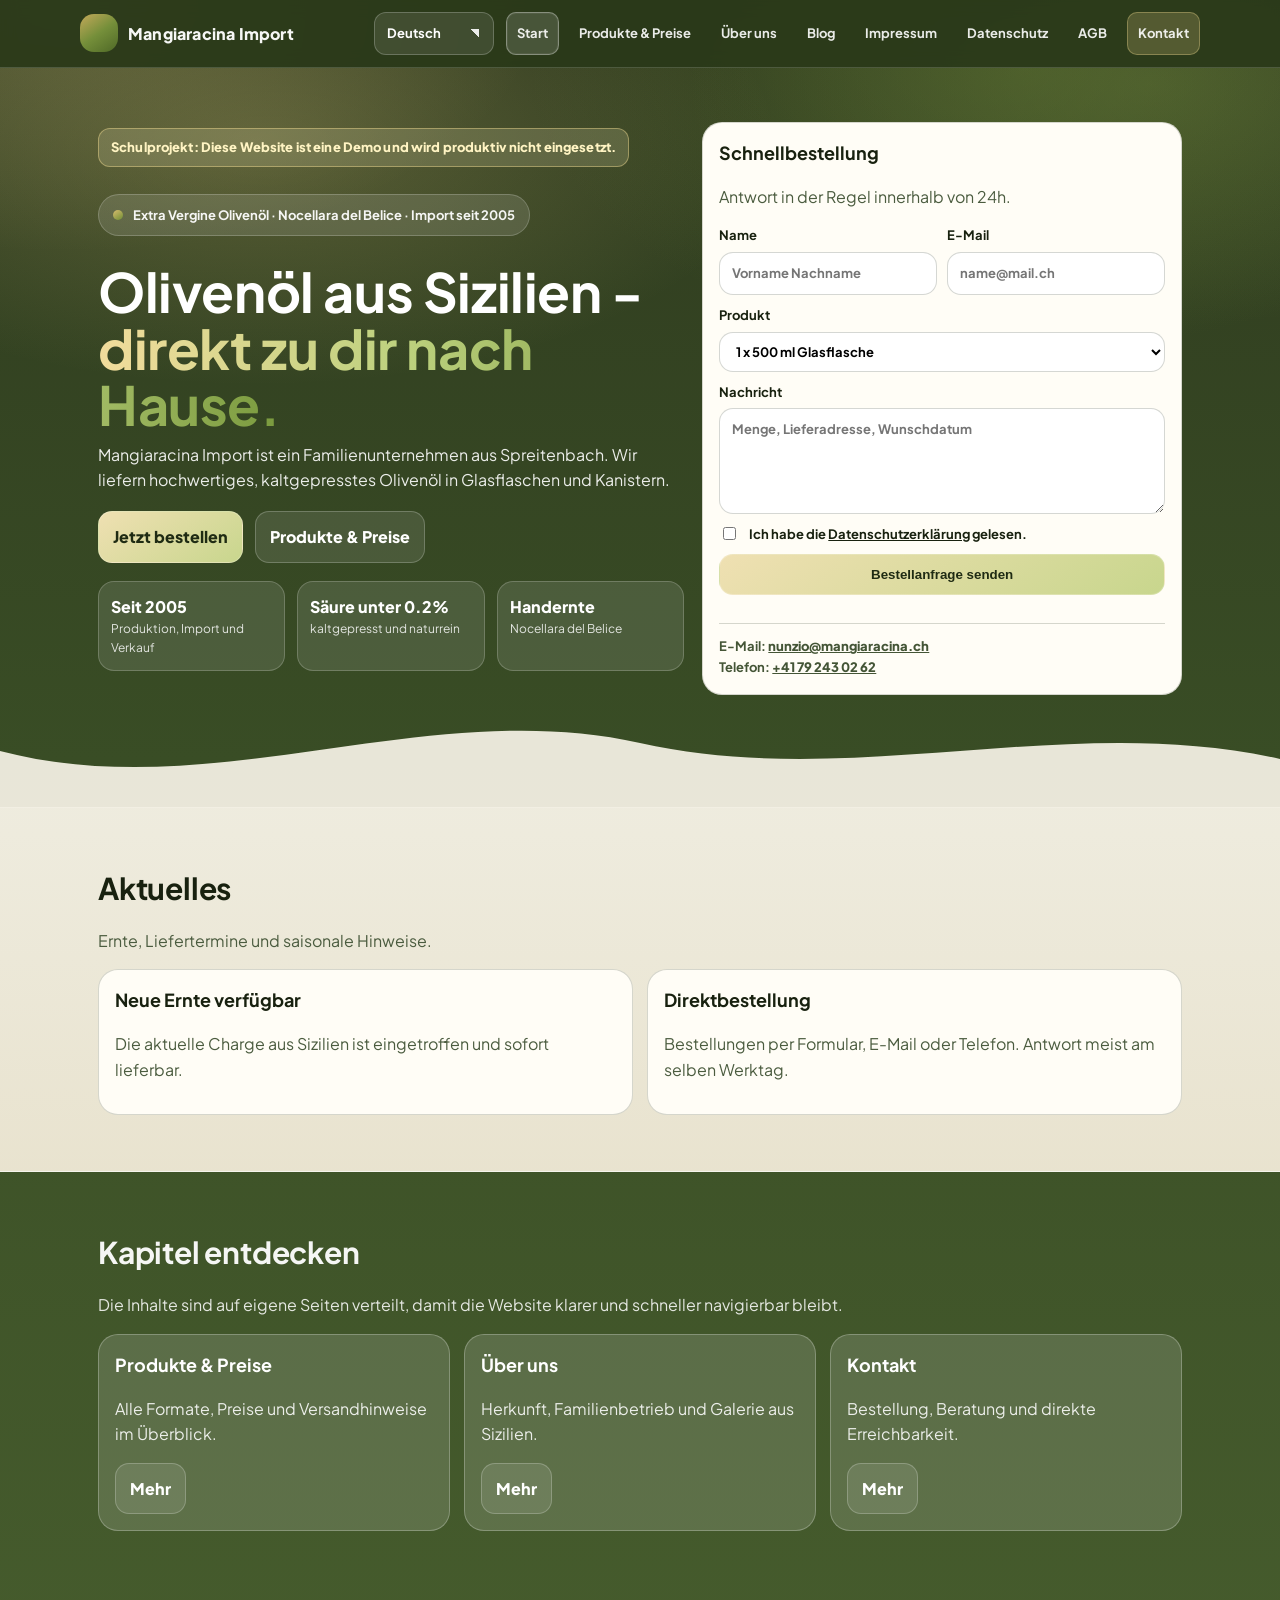
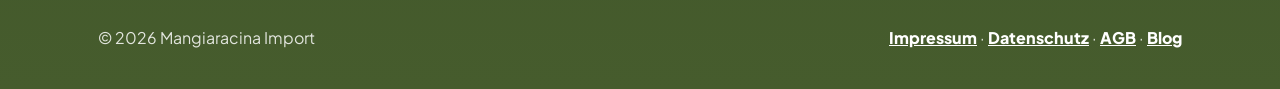
<file: index.html>
﻿<!doctype html>
<html lang="de">
<head>
  <meta charset="utf-8" />
  <meta name="viewport" content="width=device-width,initial-scale=1" />
  <title>Mangiaracina Import | Extra Vergine Olivenöl</title>
  <meta name="description" content="Extra Vergine Olivenöl aus Sizilien, direkt importiert in die Schweiz." />
  <link rel="preconnect" href="https://fonts.googleapis.com">
  <link rel="preconnect" href="https://fonts.gstatic.com" crossorigin>
  <link href="https://fonts.googleapis.com/css2?family=Plus+Jakarta+Sans:wght@400;600;700;800&display=swap" rel="stylesheet">
  <link rel="stylesheet" href="style.css" />
  <script defer src="main.js"></script>
</head>
<body data-page="index">
  <a class="skip" href="#content">Zum Inhalt springen</a>

  <header class="header">
    <div class="container header__row">
      <a class="brand" href="index.html" aria-label="Startseite">
        <span class="brand__mark" aria-hidden="true"></span>
        <span class="brand__text">Mangiaracina Import</span>
      </a>

      <div class="header__controls">
        <label class="langSelectWrap" for="langSwitcher">
          <span class="srOnly">Sprache wählen</span>
          <select id="langSwitcher" class="langSwitcher" aria-label="Sprache wählen"></select>
        </label>

        <button class="navToggle" id="navToggle" aria-expanded="false" aria-controls="nav">
          <span></span><span></span><span></span>
          <span class="srOnly" data-i18n="common.nav_toggle">Menü öffnen</span>
        </button>

                        <nav class="nav" id="nav">
          <a href="index.html" data-i18n="common.nav_home">Start</a>
          <a href="preise.html" data-i18n="common.nav_products">Produkte & Preise</a>
          <a href="ueber-uns.html" data-i18n="common.nav_about">Über uns</a>
          <a href="blog.html" data-i18n="common.nav_blog">Blog</a>
          <a href="impressum.html" data-i18n="common.footer_imprint">Impressum</a>
          <a href="datenschutz.html" data-i18n="common.footer_privacy">Datenschutz</a>
          <a href="agb.html" data-i18n="common.footer_terms">AGB</a>
          <a class="nav__cta" href="kontakt.html" data-i18n="common.nav_contact">Kontakt</a>
        </nav>
      </div>
    </div>
  </header>

  <main id="content">
    <section class="hero">
      <div class="hero__bg" aria-hidden="true"></div>

      <div class="container hero__grid">
        <div class="hero__left">
          <p class="schoolBanner">Schulprojekt: Diese Website ist eine Demo und wird produktiv nicht eingesetzt.</p>
          <p class="badge" data-i18n-html="index.hero_badge"><span class="dot" aria-hidden="true"></span>Extra Vergine Olivenöl · Nocellara del Belice · Import seit 2005</p>
          <h1 data-i18n-html="index.hero_title">Olivenöl aus Sizilien -<br><span class="gradientText">direkt zu dir nach Hause.</span></h1>
          <p class="lead" data-i18n="index.hero_text">Mangiaracina Import ist ein Familienunternehmen aus Spreitenbach. Wir liefern hochwertiges, kaltgepresstes Olivenöl in Glasflaschen und Kanistern.</p>

          <div class="hero__actions">
            <a class="btn btn--primary" href="preise.html" data-i18n="index.hero_cta_primary">Jetzt bestellen</a>
            <a class="btn btn--soft" href="preise.html" data-i18n="index.hero_cta_secondary">Produkte & Preise</a>
          </div>

          <div class="hero__stats">
            <div class="stat">
              <div class="stat__num" data-i18n="index.stat_1_num">Seit 2005</div>
              <div class="stat__label" data-i18n="index.stat_1_label">Produktion, Import und Verkauf</div>
            </div>
            <div class="stat">
              <div class="stat__num" data-i18n="index.stat_2_num">Säure unter 0.2%</div>
              <div class="stat__label" data-i18n="index.stat_2_label">kaltgepresst und naturrein</div>
            </div>
            <div class="stat">
              <div class="stat__num" data-i18n="index.stat_3_num">Handernte</div>
              <div class="stat__label" data-i18n="index.stat_3_label">Nocellara del Belice</div>
            </div>
          </div>
        </div>

        <aside class="hero__card card">
          <div class="card__top">
            <h2 class="h3" data-i18n="index.quick_title">Schnellbestellung</h2>
            <p class="muted" data-i18n="index.quick_text">Antwort in der Regel innerhalb von 24h.</p>
          </div>

          <form class="form" id="contactForm">
            <div class="form__row">
              <label><span data-i18n="common.form_name">Name</span><input required name="name" autocomplete="name" data-i18n-placeholder="common.form_name_placeholder" placeholder="Vorname Nachname"></label>
              <label><span data-i18n="common.form_email">E-Mail</span><input required type="email" name="email" autocomplete="email" data-i18n-placeholder="common.form_email_placeholder" placeholder="name@mail.ch"></label>
            </div>
            <label><span data-i18n="common.form_product">Produkt</span>
              <select name="topic" id="productSelect"></select>
            </label>
            <label><span data-i18n="common.form_message">Nachricht</span><textarea required name="message" rows="4" data-i18n-placeholder="common.form_message_placeholder" placeholder="Menge, Lieferadresse, Wunschdatum."></textarea></label>
            <label class="check"><input required type="checkbox"><span data-i18n-html="common.form_privacy">Ich habe die <a href="datenschutz.html">Datenschutzerklärung</a> gelesen.</span></label>
            <button class="btn btn--primary btn--full" type="submit" data-i18n="common.form_submit">Bestellanfrage senden</button>
            <p class="fineprint" id="formNote"></p>
          </form>

          <div class="miniContact">
            <div><strong data-i18n="common.contact_email_label">E-Mail:</strong> <a href="mailto:nunzio@mangiaracina.ch">nunzio@mangiaracina.ch</a></div>
            <div><strong data-i18n="common.contact_phone_label">Telefon:</strong> <a href="tel:+41792430262">+41 79 243 02 62</a></div>
          </div>
        </aside>
      </div>

      <div class="wave" aria-hidden="true">
        <svg viewBox="0 0 1440 120" preserveAspectRatio="none"><path d="M0,64 C240,120 480,8 720,56 C960,104 1200,24 1440,72 L1440,120 L0,120 Z"></path></svg>
      </div>
    </section>

    <section class="section section--tint">
      <div class="container">
        <div class="section__head">
          <h2 data-i18n="index.news_title">Aktuelles</h2>
          <p class="muted" data-i18n="index.news_text">Ernte, Liefertermine und saisonale Hinweise.</p>
        </div>
        <div class="grid2" id="newsGrid" aria-live="polite"></div>
      </div>
    </section>

    <section class="section">
      <div class="container">
        <div class="section__head">
          <h2 data-i18n="index.chapter_title">Kapitel entdecken</h2>
          <p class="muted" data-i18n="index.chapter_text">Die Inhalte sind auf eigene Seiten verteilt, damit die Website klarer und schneller navigierbar bleibt.</p>
        </div>
        <div class="chapterGrid" id="chapterGrid"></div>
      </div>
    </section>
  </main>

  <footer class="footer">
    <div class="container footer__row">
      <p>© <span id="year"></span> Mangiaracina Import</p>
      <p><a href="impressum.html" data-i18n="common.footer_imprint">Impressum</a> · <a href="datenschutz.html" data-i18n="common.footer_privacy">Datenschutz</a> · <a href="agb.html" data-i18n="common.footer_terms">AGB</a> · <a href="blog.html" data-i18n="common.footer_blog">Blog</a></p>
    </div>
  </footer>
</body>
</html>
</file>
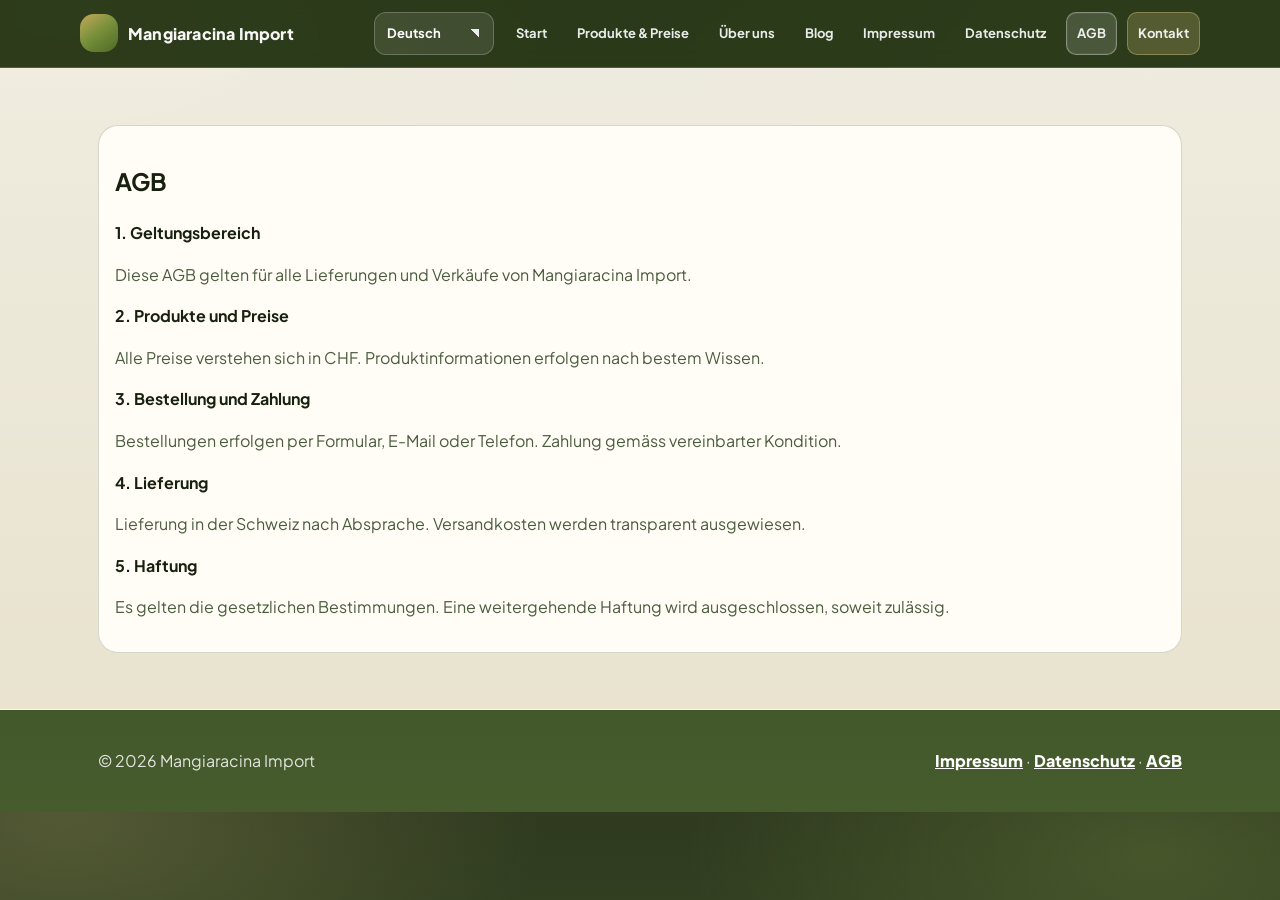
<file: agb.html>
﻿<!doctype html>
<html lang="de">
<head>
  <meta charset="utf-8" />
  <meta name="viewport" content="width=device-width,initial-scale=1" />
  <title>AGB | Mangiaracina Import</title>
  <link rel="preconnect" href="https://fonts.googleapis.com">
  <link rel="preconnect" href="https://fonts.gstatic.com" crossorigin>
  <link href="https://fonts.googleapis.com/css2?family=Plus+Jakarta+Sans:wght@400;600;700;800&display=swap" rel="stylesheet">
  <link rel="stylesheet" href="style.css" />
  <script defer src="main.js"></script>
</head>
<body data-page="legal">
  <header class="header">
    <div class="container header__row">
      <a class="brand" href="index.html"><span class="brand__mark"></span><span class="brand__text">Mangiaracina Import</span></a>
      <div class="header__controls">
        <label class="langSelectWrap" for="langSwitcher">
          <span class="srOnly" data-i18n="common.language_label">Sprache wählen</span>
          <select id="langSwitcher" class="langSwitcher" aria-label="Sprache wählen"></select>
        </label>
        <button class="navToggle" id="navToggle" aria-expanded="false" aria-controls="nav"><span></span><span></span><span></span><span class="srOnly" data-i18n="common.nav_toggle">Menü öffnen</span></button>
                        <nav class="nav" id="nav">
          <a href="index.html" data-i18n="common.nav_home">Start</a>
          <a href="preise.html" data-i18n="common.nav_products">Produkte & Preise</a>
          <a href="ueber-uns.html" data-i18n="common.nav_about">Über uns</a>
          <a href="blog.html" data-i18n="common.nav_blog">Blog</a>
          <a href="impressum.html" data-i18n="common.footer_imprint">Impressum</a>
          <a href="datenschutz.html" data-i18n="common.footer_privacy">Datenschutz</a>
          <a href="agb.html" data-i18n="common.footer_terms">AGB</a>
          <a class="nav__cta" href="kontakt.html" data-i18n="common.nav_contact">Kontakt</a>
        </nav>
      </div>
    </div>
  </header>

  <main class="section section--tint">
    <div class="container">
      <div class="card">
        <h2 data-i18n="legal.terms_title">AGB</h2>

        <h3 class="h4" data-i18n="legal.terms_1_title">1. Geltungsbereich</h3>
        <p class="muted" data-i18n="legal.terms_1_text">Diese AGB gelten für alle Lieferungen und Verkäufe von Mangiaracina Import.</p>

        <h3 class="h4" data-i18n="legal.terms_2_title">2. Produkte und Preise</h3>
        <p class="muted" data-i18n="legal.terms_2_text">Alle Preise verstehen sich in CHF. Produktinformationen erfolgen nach bestem Wissen.</p>

        <h3 class="h4" data-i18n="legal.terms_3_title">3. Bestellung und Zahlung</h3>
        <p class="muted" data-i18n="legal.terms_3_text">Bestellungen erfolgen per Formular, E-Mail oder Telefon. Zahlung gemäss vereinbarter Kondition.</p>

        <h3 class="h4" data-i18n="legal.terms_4_title">4. Lieferung</h3>
        <p class="muted" data-i18n="legal.terms_4_text">Lieferung in der Schweiz nach Absprache. Versandkosten werden transparent ausgewiesen.</p>

        <h3 class="h4" data-i18n="legal.terms_5_title">5. Haftung</h3>
        <p class="muted" data-i18n="legal.terms_5_text">Es gelten die gesetzlichen Bestimmungen. Eine weitergehende Haftung wird ausgeschlossen, soweit zulässig.</p>
      </div>
    </div>
  </main>
  <footer class="footer">
    <div class="container footer__row">
      <p>© <span id="year"></span> Mangiaracina Import</p>
      <p><a href="impressum.html" data-i18n="common.footer_imprint">Impressum</a> · <a href="datenschutz.html" data-i18n="common.footer_privacy">Datenschutz</a> · <a href="agb.html" data-i18n="common.footer_terms">AGB</a></p>
    </div>
  </footer>
</body>
</html>
</file>
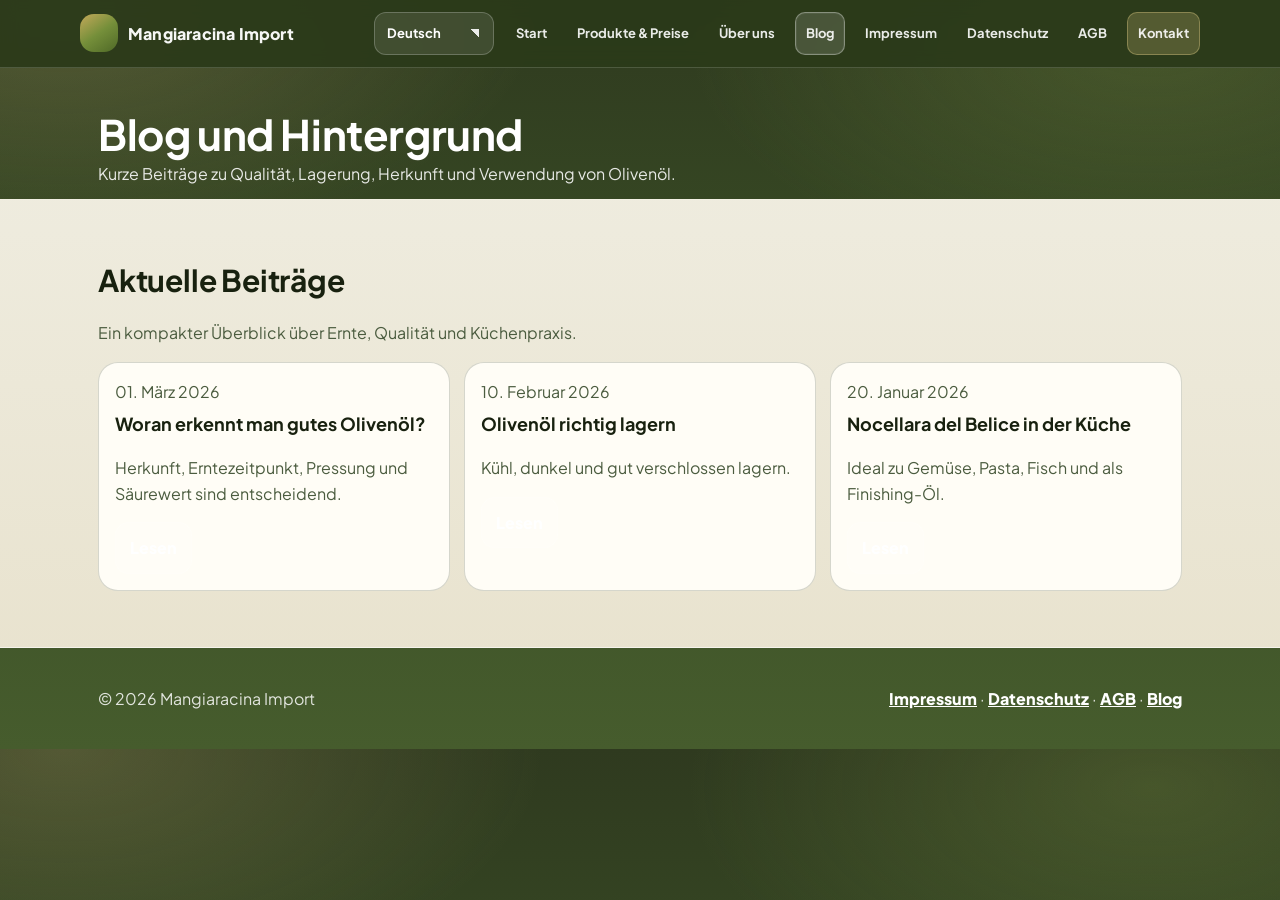
<file: blog.html>
﻿<!doctype html>
<html lang="de">
<head>
  <meta charset="utf-8" />
  <meta name="viewport" content="width=device-width,initial-scale=1" />
  <title>Blog | Mangiaracina Import</title>
  <link rel="preconnect" href="https://fonts.googleapis.com">
  <link rel="preconnect" href="https://fonts.gstatic.com" crossorigin>
  <link href="https://fonts.googleapis.com/css2?family=Plus+Jakarta+Sans:wght@400;600;700;800&display=swap" rel="stylesheet">
  <link rel="stylesheet" href="style.css" />
  <script defer src="main.js"></script>
</head>
<body data-page="blog">
  <header class="header">
    <div class="container header__row">
      <a class="brand" href="index.html"><span class="brand__mark"></span><span class="brand__text">Mangiaracina Import</span></a>
      <div class="header__controls">
        <label class="langSelectWrap" for="langSwitcher">
          <span class="srOnly" data-i18n="common.language_label">Sprache wÃ¤hlen</span>
          <select id="langSwitcher" class="langSwitcher" aria-label="Sprache wÃ¤hlen"></select>
        </label>
        <button class="navToggle" id="navToggle" aria-expanded="false" aria-controls="nav"><span></span><span></span><span></span><span class="srOnly" data-i18n="common.nav_toggle">MenÃ¼ Ã¶ffnen</span></button>
                        <nav class="nav" id="nav">
          <a href="index.html" data-i18n="common.nav_home">Start</a>
          <a href="preise.html" data-i18n="common.nav_products">Produkte & Preise</a>
          <a href="ueber-uns.html" data-i18n="common.nav_about">Über uns</a>
          <a href="blog.html" data-i18n="common.nav_blog">Blog</a>
          <a href="impressum.html" data-i18n="common.footer_imprint">Impressum</a>
          <a href="datenschutz.html" data-i18n="common.footer_privacy">Datenschutz</a>
          <a href="agb.html" data-i18n="common.footer_terms">AGB</a>
          <a class="nav__cta" href="kontakt.html" data-i18n="common.nav_contact">Kontakt</a>
        </nav>
      </div>
    </div>
  </header>

  <main>
    <section class="pageHero">
      <div class="container">
        <h1 data-i18n="blog.hero_title">Blog und Hintergrund</h1>
        <p data-i18n="blog.hero_text">Kurze BeitrÃ¤ge zu QualitÃ¤t, Lagerung, Herkunft und Verwendung von OlivenÃ¶l.</p>
      </div>
    </section>

    <section class="section section--tint">
      <div class="container">
        <div class="section__head">
          <h2 data-i18n="blog.list_title">Aktuelle BeitrÃ¤ge</h2>
          <p class="muted" data-i18n="blog.list_text">Ein kompakter Ãœberblick Ã¼ber Ernte, QualitÃ¤t und KÃ¼chenpraxis.</p>
        </div>
        <div class="grid3" id="blogTeaser"></div>
      </div>
    </section>
  </main>

  <footer class="footer">
    <div class="container footer__row">
      <p>© <span id="year"></span> Mangiaracina Import</p>
      <p><a href="impressum.html" data-i18n="common.footer_imprint">Impressum</a> · <a href="datenschutz.html" data-i18n="common.footer_privacy">Datenschutz</a> · <a href="agb.html" data-i18n="common.footer_terms">AGB</a> · <a href="blog.html" data-i18n="common.footer_blog">Blog</a></p>
    </div>
  </footer>
</body>
</html>
</file>
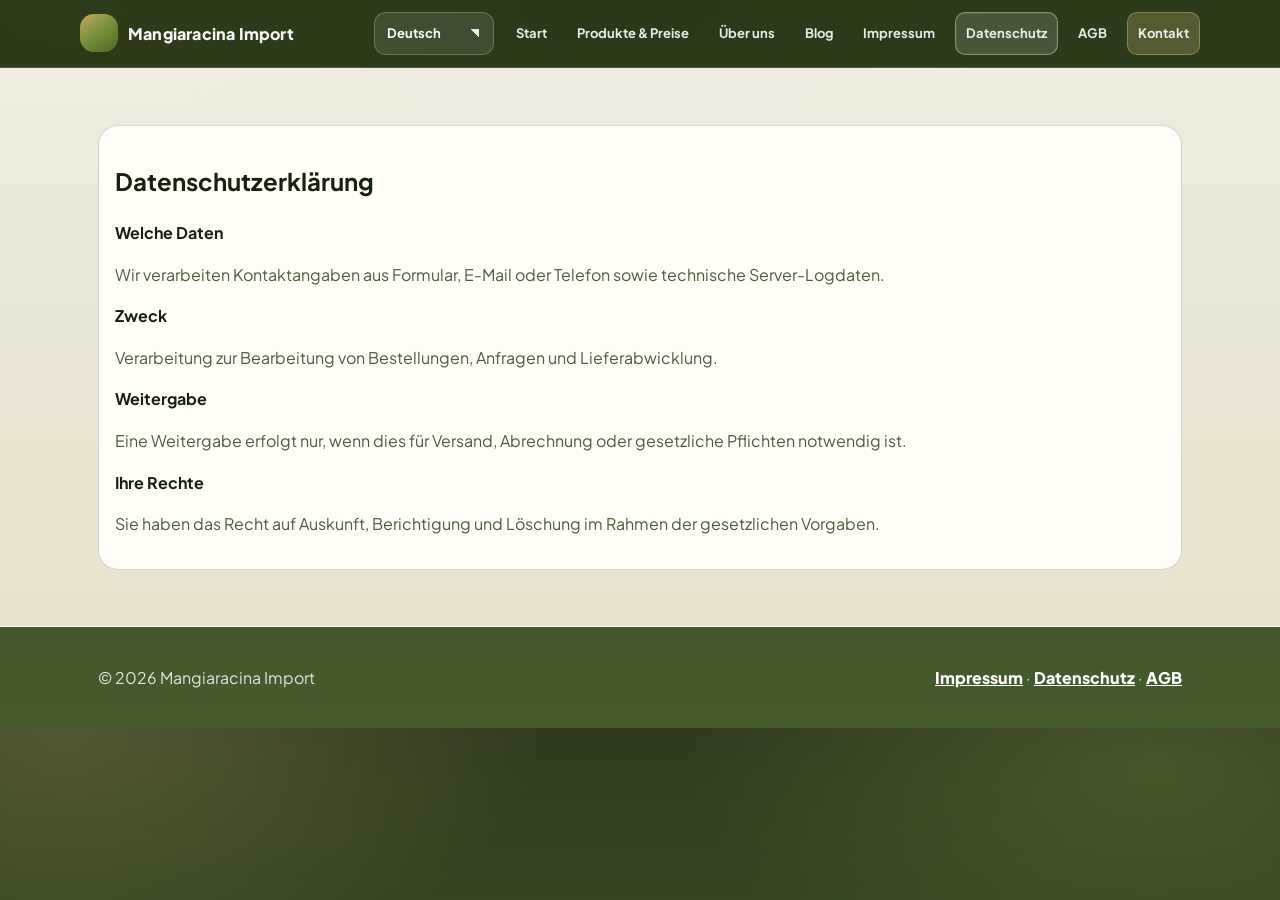
<file: datenschutz.html>
﻿<!doctype html>
<html lang="de">
<head>
  <meta charset="utf-8" />
  <meta name="viewport" content="width=device-width,initial-scale=1" />
  <title>Datenschutz | Mangiaracina Import</title>
  <link rel="preconnect" href="https://fonts.googleapis.com">
  <link rel="preconnect" href="https://fonts.gstatic.com" crossorigin>
  <link href="https://fonts.googleapis.com/css2?family=Plus+Jakarta+Sans:wght@400;600;700;800&display=swap" rel="stylesheet">
  <link rel="stylesheet" href="style.css" />
  <script defer src="main.js"></script>
</head>
<body data-page="legal">
  <header class="header">
    <div class="container header__row">
      <a class="brand" href="index.html"><span class="brand__mark"></span><span class="brand__text">Mangiaracina Import</span></a>
      <div class="header__controls">
        <label class="langSelectWrap" for="langSwitcher">
          <span class="srOnly" data-i18n="common.language_label">Sprache wählen</span>
          <select id="langSwitcher" class="langSwitcher" aria-label="Sprache wählen"></select>
        </label>
        <button class="navToggle" id="navToggle" aria-expanded="false" aria-controls="nav"><span></span><span></span><span></span><span class="srOnly" data-i18n="common.nav_toggle">Menü öffnen</span></button>
                        <nav class="nav" id="nav">
          <a href="index.html" data-i18n="common.nav_home">Start</a>
          <a href="preise.html" data-i18n="common.nav_products">Produkte & Preise</a>
          <a href="ueber-uns.html" data-i18n="common.nav_about">Über uns</a>
          <a href="blog.html" data-i18n="common.nav_blog">Blog</a>
          <a href="impressum.html" data-i18n="common.footer_imprint">Impressum</a>
          <a href="datenschutz.html" data-i18n="common.footer_privacy">Datenschutz</a>
          <a href="agb.html" data-i18n="common.footer_terms">AGB</a>
          <a class="nav__cta" href="kontakt.html" data-i18n="common.nav_contact">Kontakt</a>
        </nav>
      </div>
    </div>
  </header>

  <main class="section section--tint">
    <div class="container">
      <div class="card">
        <h2 data-i18n="legal.privacy_title">Datenschutzerklärung</h2>

        <h3 class="h4" data-i18n="legal.privacy_data_title">Welche Daten</h3>
        <p class="muted" data-i18n="legal.privacy_data_text">Wir verarbeiten Kontaktangaben aus Formular, E-Mail oder Telefon sowie technische Server-Logdaten.</p>

        <h3 class="h4" data-i18n="legal.privacy_purpose_title">Zweck</h3>
        <p class="muted" data-i18n="legal.privacy_purpose_text">Verarbeitung zur Bearbeitung von Bestellungen, Anfragen und Lieferabwicklung.</p>

        <h3 class="h4" data-i18n="legal.privacy_share_title">Weitergabe</h3>
        <p class="muted" data-i18n="legal.privacy_share_text">Eine Weitergabe erfolgt nur, wenn dies für Versand, Abrechnung oder gesetzliche Pflichten notwendig ist.</p>

        <h3 class="h4" data-i18n="legal.privacy_rights_title">Ihre Rechte</h3>
        <p class="muted" data-i18n="legal.privacy_rights_text">Sie haben das Recht auf Auskunft, Berichtigung und Löschung im Rahmen der gesetzlichen Vorgaben.</p>
      </div>
    </div>
  </main>
  <footer class="footer">
    <div class="container footer__row">
      <p>© <span id="year"></span> Mangiaracina Import</p>
      <p><a href="impressum.html" data-i18n="common.footer_imprint">Impressum</a> · <a href="datenschutz.html" data-i18n="common.footer_privacy">Datenschutz</a> · <a href="agb.html" data-i18n="common.footer_terms">AGB</a></p>
    </div>
  </footer>
</body>
</html>
</file>
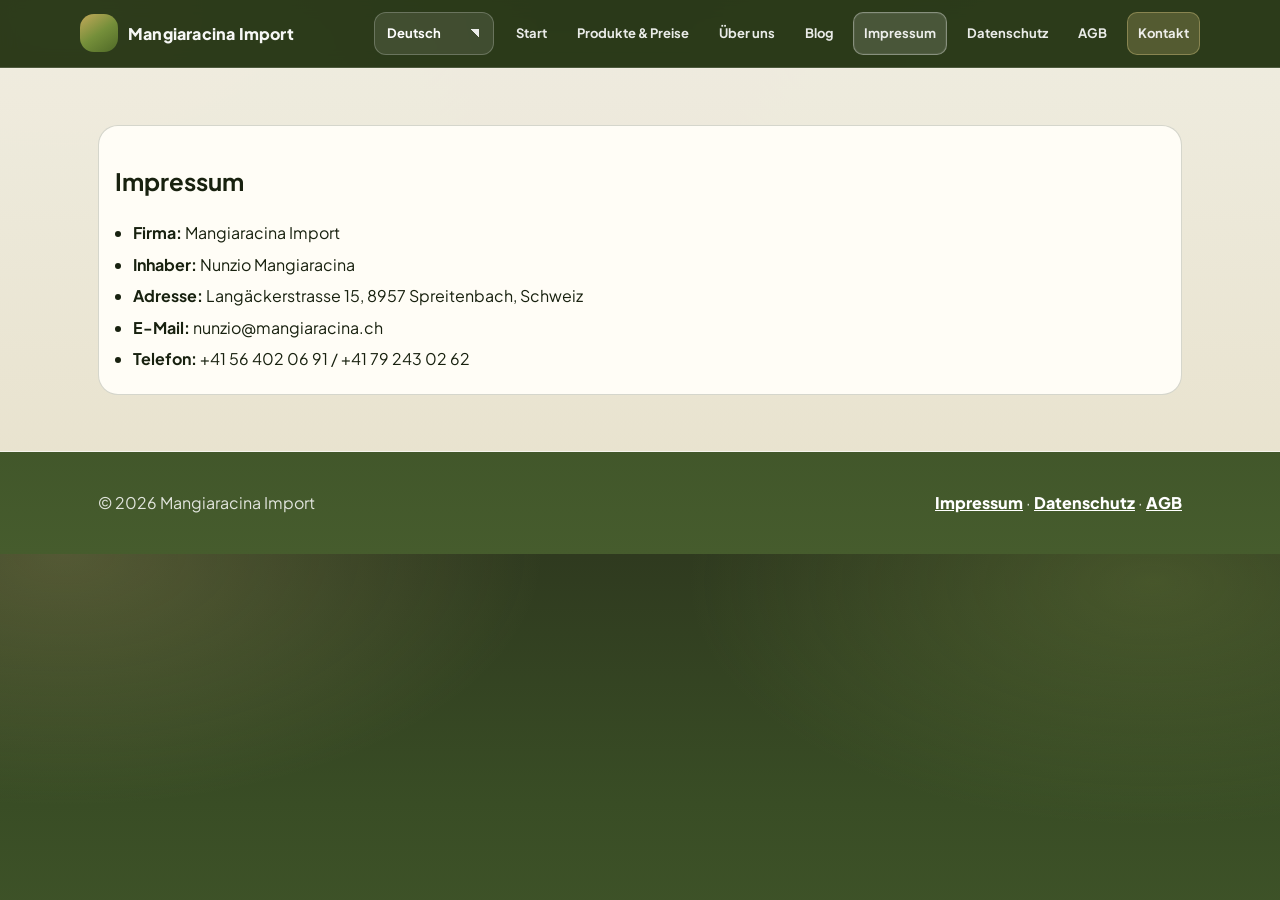
<file: impressum.html>
﻿<!doctype html>
<html lang="de">
<head>
  <meta charset="utf-8" />
  <meta name="viewport" content="width=device-width,initial-scale=1" />
  <title>Impressum | Mangiaracina Import</title>
  <link rel="preconnect" href="https://fonts.googleapis.com">
  <link rel="preconnect" href="https://fonts.gstatic.com" crossorigin>
  <link href="https://fonts.googleapis.com/css2?family=Plus+Jakarta+Sans:wght@400;600;700;800&display=swap" rel="stylesheet">
  <link rel="stylesheet" href="style.css" />
  <script defer src="main.js"></script>
</head>
<body data-page="legal">
  <header class="header">
    <div class="container header__row">
      <a class="brand" href="index.html"><span class="brand__mark"></span><span class="brand__text">Mangiaracina Import</span></a>
      <div class="header__controls">
        <label class="langSelectWrap" for="langSwitcher">
          <span class="srOnly" data-i18n="common.language_label">Sprache wählen</span>
          <select id="langSwitcher" class="langSwitcher" aria-label="Sprache wählen"></select>
        </label>
        <button class="navToggle" id="navToggle" aria-expanded="false" aria-controls="nav"><span></span><span></span><span></span><span class="srOnly" data-i18n="common.nav_toggle">Menü öffnen</span></button>
                        <nav class="nav" id="nav">
          <a href="index.html" data-i18n="common.nav_home">Start</a>
          <a href="preise.html" data-i18n="common.nav_products">Produkte & Preise</a>
          <a href="ueber-uns.html" data-i18n="common.nav_about">Über uns</a>
          <a href="blog.html" data-i18n="common.nav_blog">Blog</a>
          <a href="impressum.html" data-i18n="common.footer_imprint">Impressum</a>
          <a href="datenschutz.html" data-i18n="common.footer_privacy">Datenschutz</a>
          <a href="agb.html" data-i18n="common.footer_terms">AGB</a>
          <a class="nav__cta" href="kontakt.html" data-i18n="common.nav_contact">Kontakt</a>
        </nav>
      </div>
    </div>
  </header>

  <main class="section section--tint">
    <div class="container">
      <div class="card">
        <h2 data-i18n="legal.imprint_title">Impressum</h2>
        <ul class="list">
          <li><strong data-i18n="legal.company_label">Firma:</strong> Mangiaracina Import</li>
          <li><strong data-i18n="legal.owner_label">Inhaber:</strong> Nunzio Mangiaracina</li>
          <li><strong data-i18n="legal.address_label">Adresse:</strong> Langäckerstrasse 15, 8957 Spreitenbach, Schweiz</li>
          <li><strong data-i18n="common.contact_email_label">E-Mail:</strong> nunzio@mangiaracina.ch</li>
          <li><strong data-i18n="common.contact_phone_label">Telefon:</strong> +41 56 402 06 91 / +41 79 243 02 62</li>
        </ul>
      </div>
    </div>
  </main>
  <footer class="footer">
    <div class="container footer__row">
      <p>© <span id="year"></span> Mangiaracina Import</p>
      <p><a href="impressum.html" data-i18n="common.footer_imprint">Impressum</a> · <a href="datenschutz.html" data-i18n="common.footer_privacy">Datenschutz</a> · <a href="agb.html" data-i18n="common.footer_terms">AGB</a></p>
    </div>
  </footer>
</body>
</html>
</file>
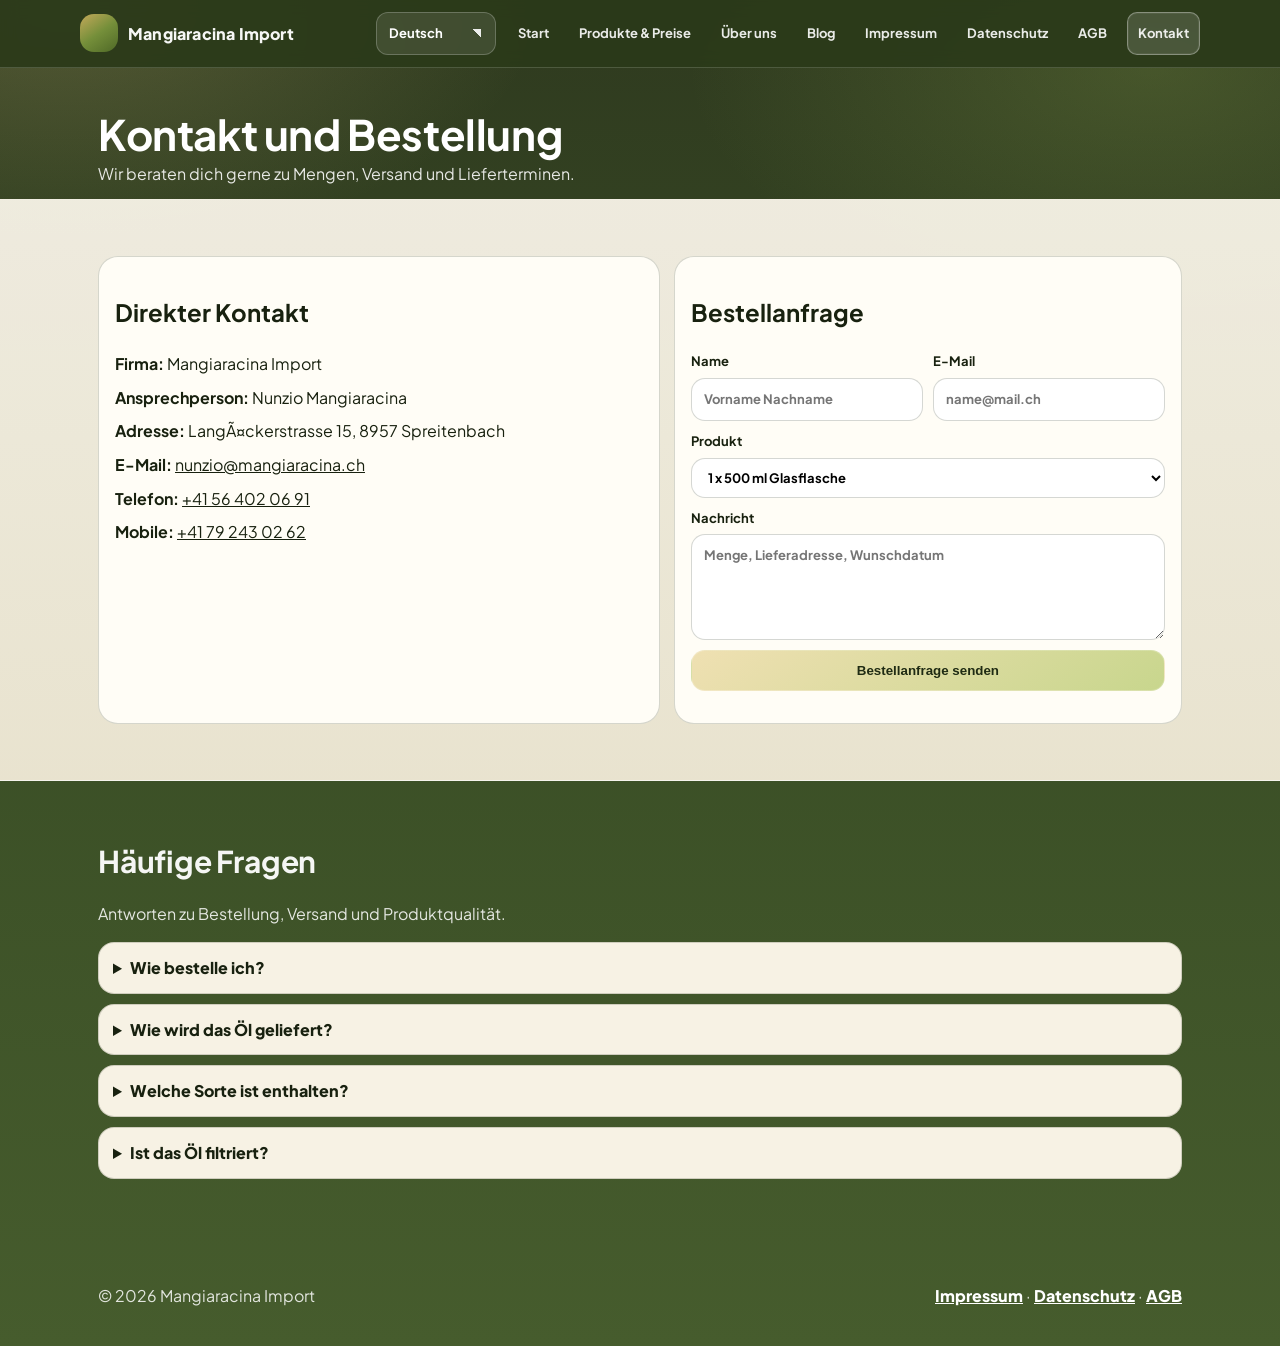
<file: kontakt.html>
﻿<!doctype html>
<html lang="de">
<head>
  <meta charset="utf-8" />
  <meta name="viewport" content="width=device-width,initial-scale=1" />
  <title>Kontakt | Mangiaracina Import</title>
  <link rel="preconnect" href="https://fonts.googleapis.com">
  <link rel="preconnect" href="https://fonts.gstatic.com" crossorigin>
  <link href="https://fonts.googleapis.com/css2?family=Plus+Jakarta+Sans:wght@400;600;700;800&display=swap" rel="stylesheet">
  <link rel="stylesheet" href="style.css" />
  <script defer src="main.js"></script>
</head>
<body data-page="contact">
  <header class="header">
    <div class="container header__row">
      <a class="brand" href="index.html"><span class="brand__mark"></span><span class="brand__text">Mangiaracina Import</span></a>
      <div class="header__controls">
        <label class="langSelectWrap" for="langSwitcher">
          <span class="srOnly" data-i18n="common.language_label">Sprache wÃ¤hlen</span>
          <select id="langSwitcher" class="langSwitcher" aria-label="Sprache wÃ¤hlen"></select>
        </label>
        <button class="navToggle" id="navToggle" aria-expanded="false" aria-controls="nav"><span></span><span></span><span></span><span class="srOnly" data-i18n="common.nav_toggle">MenÃ¼ Ã¶ffnen</span></button>
                        <nav class="nav" id="nav">
          <a href="index.html" data-i18n="common.nav_home">Start</a>
          <a href="preise.html" data-i18n="common.nav_products">Produkte & Preise</a>
          <a href="ueber-uns.html" data-i18n="common.nav_about">Über uns</a>
          <a href="blog.html" data-i18n="common.nav_blog">Blog</a>
          <a href="impressum.html" data-i18n="common.footer_imprint">Impressum</a>
          <a href="datenschutz.html" data-i18n="common.footer_privacy">Datenschutz</a>
          <a href="agb.html" data-i18n="common.footer_terms">AGB</a>
          <a class="nav__cta" href="kontakt.html" data-i18n="common.nav_contact">Kontakt</a>
        </nav>
      </div>
    </div>
  </header>

  <main>
    <section class="pageHero">
      <div class="container">
        <h1 data-i18n="contact.hero_title">Kontakt und Bestellung</h1>
        <p data-i18n="contact.hero_text">Wir beraten dich gerne zu Mengen, Versand und Lieferterminen.</p>
      </div>
    </section>

    <section class="section section--tint">
      <div class="container split">
        <article class="card">
          <h2 data-i18n="contact.direct_title">Direkter Kontakt</h2>
          <div class="contact">
            <div><strong data-i18n="contact.company_label">Firma:</strong> Mangiaracina Import</div>
            <div><strong data-i18n="contact.person_label">Ansprechperson:</strong> Nunzio Mangiaracina</div>
            <div><strong data-i18n="contact.address_label">Adresse:</strong> LangÃ¤ckerstrasse 15, 8957 Spreitenbach</div>
            <div><strong data-i18n="common.contact_email_label">E-Mail:</strong> <a href="mailto:nunzio@mangiaracina.ch">nunzio@mangiaracina.ch</a></div>
            <div><strong data-i18n="common.contact_phone_label">Telefon:</strong> <a href="tel:+41564020691">+41 56 402 06 91</a></div>
            <div><strong data-i18n="contact.mobile_label">Mobile:</strong> <a href="tel:+41792430262">+41 79 243 02 62</a></div>
          </div>
        </article>

        <article class="card">
          <h2 data-i18n="contact.form_title">Bestellanfrage</h2>
          <form class="form" id="contactForm">
            <div class="form__row">
              <label><span data-i18n="common.form_name">Name</span><input required name="name" data-i18n-placeholder="common.form_name_placeholder" placeholder="Vorname Nachname"></label>
              <label><span data-i18n="common.form_email">E-Mail</span><input required type="email" name="email" data-i18n-placeholder="common.form_email_placeholder" placeholder="name@mail.ch"></label>
            </div>
            <label><span data-i18n="common.form_product">Produkt</span>
              <select name="topic" id="productSelect"></select>
            </label>
            <label><span data-i18n="common.form_message">Nachricht</span><textarea required name="message" rows="4" data-i18n-placeholder="common.form_message_placeholder" placeholder="Menge, Adresse, Wunschdatum"></textarea></label>
            <button class="btn btn--primary btn--full" type="submit" data-i18n="common.form_submit">Bestellanfrage senden</button>
            <p class="fineprint" id="formNote"></p>
          </form>
        </article>
      </div>
    </section>

    <section class="section">
      <div class="container">
        <div class="section__head">
          <h2 data-i18n="contact.faq_title">HÃ¤ufige Fragen</h2>
          <p class="muted" data-i18n="contact.faq_text">Antworten zu Bestellung, Versand und ProduktqualitÃ¤t.</p>
        </div>
        <div class="faq" id="faqList"></div>
      </div>
    </section>
  </main>

  <footer class="footer">
    <div class="container footer__row">
      <p>© <span id="year"></span> Mangiaracina Import</p>
      <p><a href="impressum.html" data-i18n="common.footer_imprint">Impressum</a> · <a href="datenschutz.html" data-i18n="common.footer_privacy">Datenschutz</a> · <a href="agb.html" data-i18n="common.footer_terms">AGB</a></p>
    </div>
  </footer>
</body>
</html>
</file>
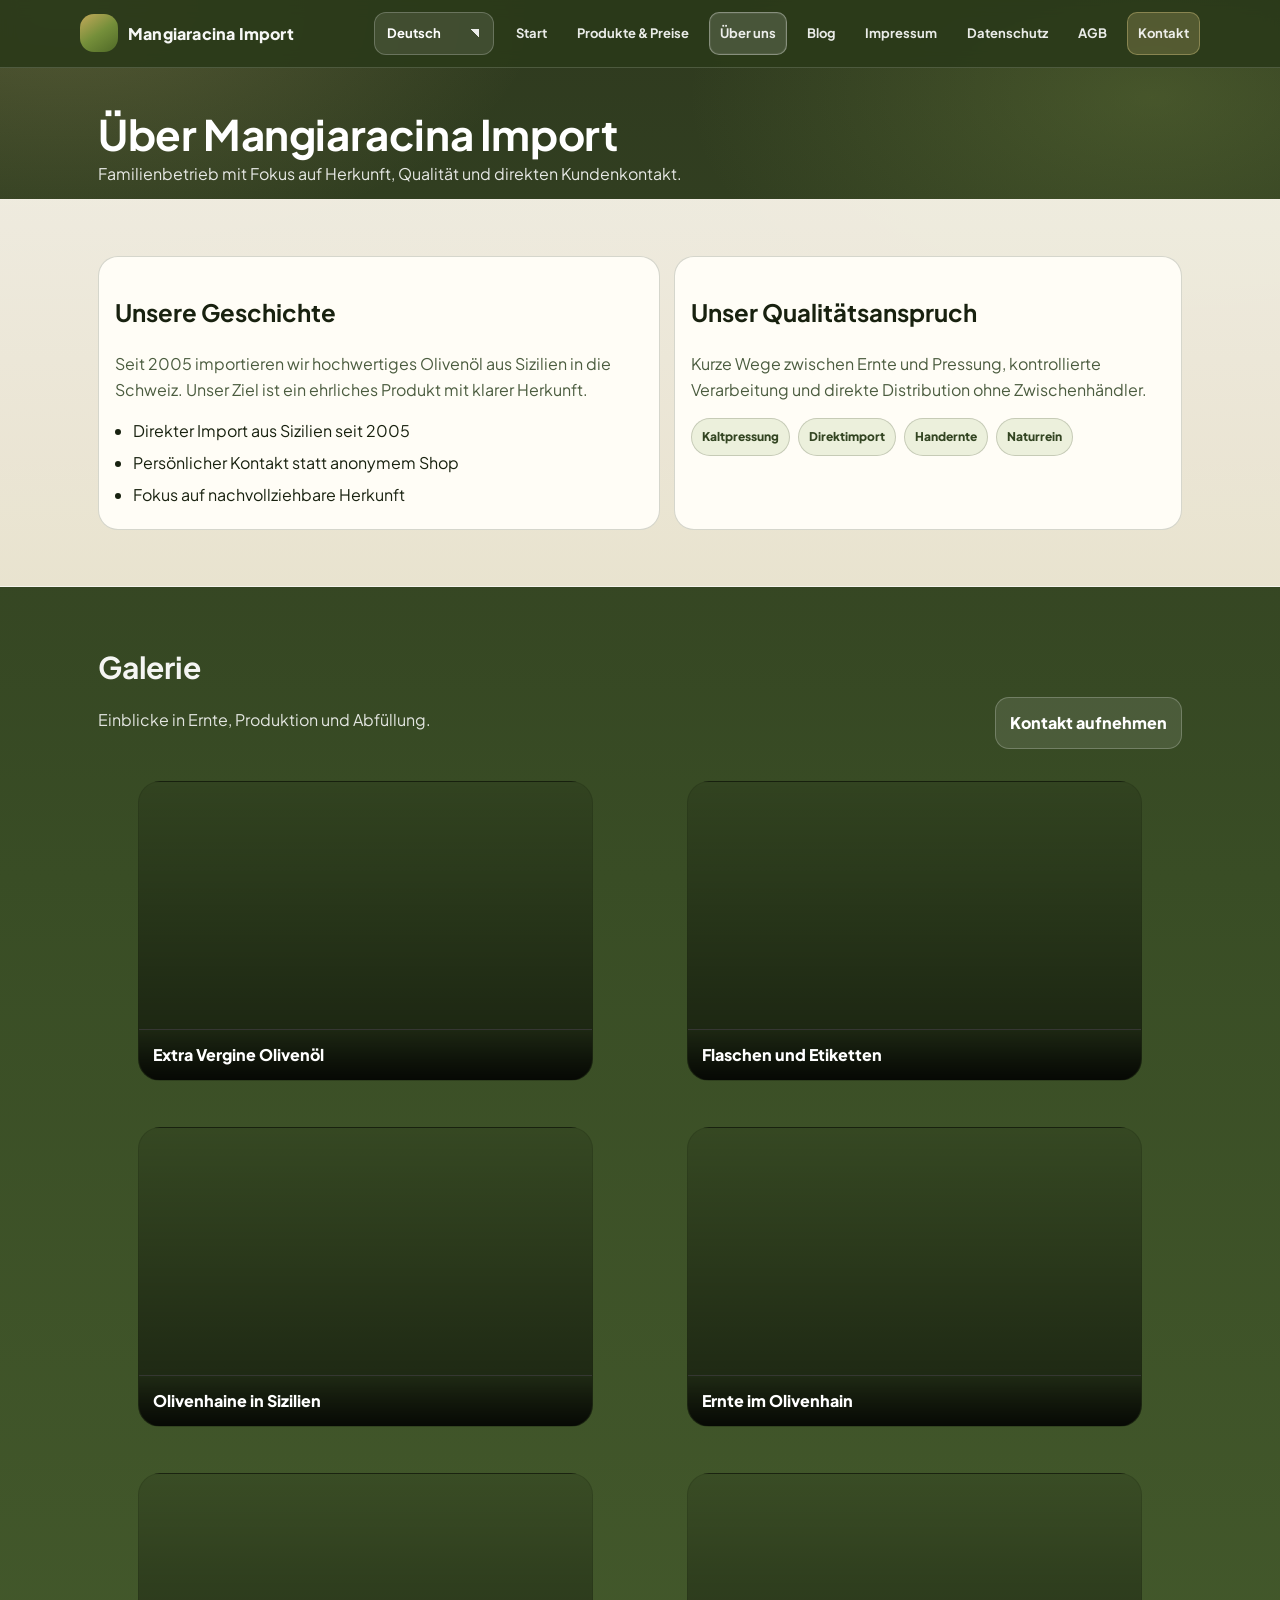
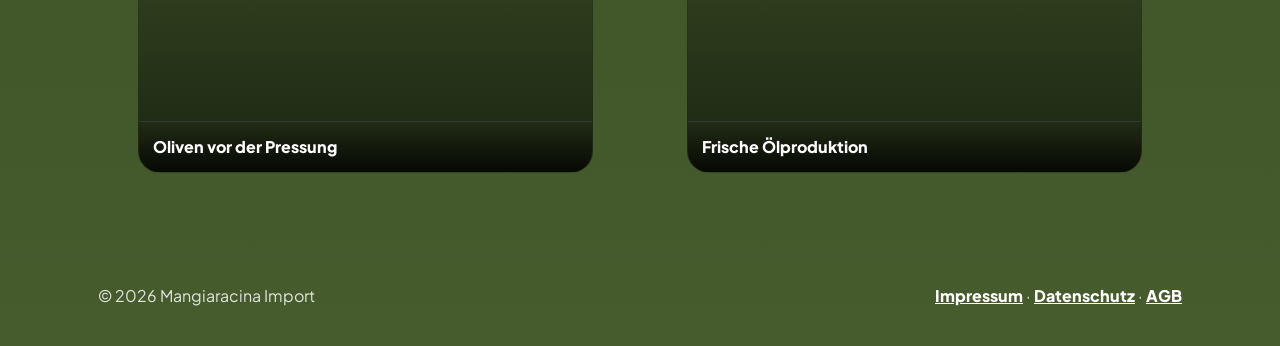
<file: ueber-uns.html>
﻿<!doctype html>
<html lang="de">
<head>
  <meta charset="utf-8" />
  <meta name="viewport" content="width=device-width,initial-scale=1" />
  <title>Ãœber uns | Mangiaracina Import</title>
  <link rel="preconnect" href="https://fonts.googleapis.com">
  <link rel="preconnect" href="https://fonts.gstatic.com" crossorigin>
  <link href="https://fonts.googleapis.com/css2?family=Plus+Jakarta+Sans:wght@400;600;700;800&display=swap" rel="stylesheet">
  <link rel="stylesheet" href="style.css" />
  <script defer src="main.js"></script>
</head>
<body data-page="about">
  <header class="header">
    <div class="container header__row">
      <a class="brand" href="index.html"><span class="brand__mark"></span><span class="brand__text">Mangiaracina Import</span></a>
      <div class="header__controls">
        <label class="langSelectWrap" for="langSwitcher">
          <span class="srOnly" data-i18n="common.language_label">Sprache wÃ¤hlen</span>
          <select id="langSwitcher" class="langSwitcher" aria-label="Sprache wÃ¤hlen"></select>
        </label>
        <button class="navToggle" id="navToggle" aria-expanded="false" aria-controls="nav"><span></span><span></span><span></span><span class="srOnly" data-i18n="common.nav_toggle">MenÃ¼ Ã¶ffnen</span></button>
                        <nav class="nav" id="nav">
          <a href="index.html" data-i18n="common.nav_home">Start</a>
          <a href="preise.html" data-i18n="common.nav_products">Produkte & Preise</a>
          <a href="ueber-uns.html" data-i18n="common.nav_about">Über uns</a>
          <a href="blog.html" data-i18n="common.nav_blog">Blog</a>
          <a href="impressum.html" data-i18n="common.footer_imprint">Impressum</a>
          <a href="datenschutz.html" data-i18n="common.footer_privacy">Datenschutz</a>
          <a href="agb.html" data-i18n="common.footer_terms">AGB</a>
          <a class="nav__cta" href="kontakt.html" data-i18n="common.nav_contact">Kontakt</a>
        </nav>
      </div>
    </div>
  </header>

  <main>
    <section class="pageHero">
      <div class="container">
        <h1 data-i18n="about.hero_title">Ãœber Mangiaracina Import</h1>
        <p data-i18n="about.hero_text">Familienbetrieb mit Fokus auf Herkunft, QualitÃ¤t und direkten Kundenkontakt.</p>
      </div>
    </section>

    <section class="section section--tint">
      <div class="container split">
        <article class="card">
          <h2 data-i18n="about.story_title">Unsere Geschichte</h2>
          <p class="muted" data-i18n="about.story_text">Seit 2005 importieren wir hochwertiges OlivenÃ¶l aus Sizilien in die Schweiz. Unser Ziel ist ein ehrliches Produkt mit klarer Herkunft.</p>
          <ul class="list" id="aboutFacts"></ul>
        </article>

        <article class="card">
          <h2 data-i18n="about.quality_title">Unser QualitÃ¤tsanspruch</h2>
          <p class="muted" data-i18n="about.quality_text">Kurze Wege zwischen Ernte und Pressung, kontrollierte Verarbeitung und direkte Distribution ohne ZwischenhÃ¤ndler.</p>
          <div class="chips" id="aboutChips"></div>
        </article>
      </div>
    </section>

    <section class="section" id="galerie">
      <div class="container">
        <div class="section__head section__head--between">
          <div>
            <h2 data-i18n="about.gallery_title">Galerie</h2>
            <p class="muted" data-i18n="about.gallery_text">Einblicke in Ernte, Produktion und AbfÃ¼llung.</p>
          </div>
          <a class="btn btn--soft" href="kontakt.html" data-i18n="about.gallery_cta">Kontakt aufnehmen</a>
        </div>
        <div class="gallery">
          <figure class="shot s1"><figcaption data-i18n="about.gallery_cap_1">Extra Vergine OlivenÃ¶l</figcaption></figure>
          <figure class="shot s2"><figcaption data-i18n="about.gallery_cap_2">Flaschen und Etiketten</figcaption></figure>
          <figure class="shot s3"><figcaption data-i18n="about.gallery_cap_3">Olivenhaine in Sizilien</figcaption></figure>
          <figure class="shot s4"><figcaption data-i18n="about.gallery_cap_4">Ernte im Olivenhain</figcaption></figure>
          <figure class="shot s5"><figcaption data-i18n="about.gallery_cap_5">Oliven vor der Pressung</figcaption></figure>
          <figure class="shot s6"><figcaption data-i18n="about.gallery_cap_6">Frische Ã–lproduktion</figcaption></figure>
        </div>
      </div>
    </section>
  </main>

  <footer class="footer">
    <div class="container footer__row">
      <p>© <span id="year"></span> Mangiaracina Import</p>
      <p><a href="impressum.html" data-i18n="common.footer_imprint">Impressum</a> · <a href="datenschutz.html" data-i18n="common.footer_privacy">Datenschutz</a> · <a href="agb.html" data-i18n="common.footer_terms">AGB</a></p>
    </div>
  </footer>
</body>
</html>
</file>
<file: style.css>
﻿:root{
  --bg:#2f3a1f;
  --bg2:#465c2d;
  --text:#18210f;
  --muted:#4b5c3f;
  --white:#ffffff;
  --olive:#5f7a2f;
  --olive-soft:#8fa85f;
  --sand:#f2ebd8;
  --line:rgba(24,33,15,.18);
  --card:#fffdf6;
  --radius:20px;
}

*{box-sizing:border-box}
html,body{margin:0;padding:0}
body{font-family:"Plus Jakarta Sans",ui-sans-serif,system-ui,-apple-system,Segoe UI,Roboto,Helvetica,Arial;color:var(--text);background:radial-gradient(800px 420px at 5% 0%, rgba(201,186,120,.24), transparent 60%),radial-gradient(800px 420px at 90% 5%, rgba(129,152,72,.28), transparent 58%),linear-gradient(180deg, var(--bg) 0%, #394d25 45%, var(--bg2) 100%);line-height:1.6}

a{color:inherit}
.container{max-width:1120px;margin:0 auto;padding:0 18px}
.srOnly{position:absolute;left:-9999px}
.skip{position:absolute;left:-9999px;top:12px;background:#fff;color:#000;padding:10px 12px;border-radius:12px;z-index:9999}
.skip:focus{left:12px}

.header{position:sticky;top:0;z-index:99;background:rgba(43,58,26,.92);border-bottom:1px solid rgba(255,255,255,.16);backdrop-filter:blur(8px)}
.header__row{display:flex;align-items:center;justify-content:space-between;gap:12px;padding:12px 0}
.header__controls{display:flex;align-items:center;gap:12px}

.brand{display:flex;align-items:center;gap:10px;text-decoration:none}
.brand__mark{width:38px;height:38px;border-radius:14px;background:linear-gradient(145deg,#c4a95a,#758f3a,#4f6927)}
.brand__text{font-weight:800;letter-spacing:.2px;color:rgba(255,255,255,.96)}

.langSelectWrap{display:flex;align-items:center}
.langSwitcher{
  appearance:none;
  min-width:120px;
  padding:10px 34px 10px 12px;
  border-radius:12px;
  border:1px solid rgba(255,255,255,.22);
  background:
    linear-gradient(45deg, transparent 50%, rgba(255,255,255,.9) 50%) right 14px center/8px 8px no-repeat,
    rgba(255,255,255,.1);
  color:#fff;
  font:inherit;
  cursor:pointer;
}
.langSwitcher option{color:#18210f}

.nav{display:flex;gap:10px;align-items:center}
.nav a{text-decoration:none;font-weight:700;font-size:13px;color:rgba(255,255,255,.9);padding:10px;border-radius:10px}
.nav a:hover{background:rgba(255,255,255,.12)}
.nav a.is-active{border:1px solid rgba(255,255,255,.34);background:rgba(255,255,255,.14);box-shadow:inset 0 0 0 1px rgba(255,255,255,.06)}
.nav__cta{background:rgba(201,186,120,.25);border:1px solid rgba(201,186,120,.45)}

.navToggle{display:none;border:1px solid rgba(255,255,255,.22);background:rgba(255,255,255,.1);padding:10px;border-radius:14px;cursor:pointer}
.navToggle span{display:block;width:18px;height:2px;background:#fff;margin:4px 0;border-radius:2px}

.hero{position:relative;color:#fff;padding:54px 0 0}
.hero__bg{position:absolute;inset:0;background:radial-gradient(900px 420px at 20% 10%, rgba(197,179,110,.28), transparent 58%),radial-gradient(900px 520px at 80% 0%, rgba(110,137,54,.3), transparent 55%);pointer-events:none}
.hero__grid{position:relative;display:grid;grid-template-columns:1.1fr .9fr;gap:18px;align-items:start}
.hero__left{padding:6px 0 34px}
.schoolBanner{display:inline-block;margin:0 0 14px;padding:8px 12px;border-radius:12px;background:rgba(255,244,200,.16);border:1px solid rgba(255,231,150,.4);color:#fff4c3;font-size:13px;font-weight:800;letter-spacing:.01em}

.badge{display:inline-flex;align-items:center;gap:10px;padding:10px 14px;border-radius:999px;background:rgba(255,255,255,.12);border:1px solid rgba(255,255,255,.2);color:rgba(255,255,255,.94);font-weight:700;font-size:13px}
.dot{width:10px;height:10px;border-radius:999px;background:linear-gradient(145deg,#d8bd6e,#6f8d34)}

h1{margin:14px 0 10px;font-size:54px;line-height:1.04;letter-spacing:-.4px}
.gradientText{background:linear-gradient(90deg,#f1dc9c,#bdd17e,#7a9a3e);-webkit-background-clip:text;background-clip:text;color:transparent}
.lead{margin:0;color:rgba(255,255,255,.9);max-width:60ch;font-size:16px}

.hero__actions{display:flex;gap:12px;margin:18px 0;flex-wrap:wrap}
.btn{display:inline-flex;align-items:center;justify-content:center;padding:12px 14px;border-radius:14px;text-decoration:none;font-weight:800;border:1px solid rgba(255,255,255,.22);cursor:pointer;user-select:none}
.btn--primary{color:#1f2b13;background:linear-gradient(145deg,#efe0b2,#c8d68d)}
.btn--soft{color:#fff;background:rgba(255,255,255,.1)}
.btn--soft:hover{background:rgba(255,255,255,.16)}
.btn--full{width:100%}

.hero__stats{display:grid;grid-template-columns:repeat(3,1fr);gap:12px;margin-top:14px}
.stat{background:rgba(255,255,255,.11);border:1px solid rgba(255,255,255,.2);border-radius:16px;padding:12px}
.stat__num{font-weight:900}
.stat__label{color:rgba(255,255,255,.84);font-size:12px}

.wave{margin-top:-18px}
.wave svg{width:100%;height:120px;display:block}
.wave path{fill:rgba(248,244,232,.92)}

.section{padding:56px 0;background:transparent}
.section--tint{background:linear-gradient(180deg, rgba(248,244,232,.95), rgba(242,235,216,.95));border-top:1px solid rgba(255,255,255,.4);border-bottom:1px solid rgba(255,255,255,.4)}
.section__head{margin-bottom:16px}
.section__head h2{margin:0 0 6px;font-size:30px;letter-spacing:-.2px;color:rgba(255,255,255,.95)}
.section--tint .section__head h2{color:var(--text)}
.section__head--between{display:flex;justify-content:space-between;gap:12px;align-items:flex-end}
.muted{color:rgba(255,255,255,.86)}
.section--tint .muted{color:var(--muted)}

.grid2{display:grid;grid-template-columns:repeat(2,1fr);gap:14px}
.grid3{display:grid;grid-template-columns:repeat(3,1fr);gap:14px}
.split{display:grid;grid-template-columns:1.05fr .95fr;gap:14px}
.priceGrid{display:grid;grid-template-columns:repeat(3,1fr);gap:14px}
.chapterGrid{display:grid;grid-template-columns:repeat(3,1fr);gap:14px}

.card{background:var(--card);border:1px solid var(--line);border-radius:var(--radius);padding:16px}
.section:not(.section--tint) .card{background:rgba(255,255,255,.14);border:1px solid rgba(255,255,255,.25);color:#fff}
.section:not(.section--tint) .card p,.section:not(.section--tint) .card .muted{color:rgba(255,255,255,.88)}
.hero__card{background:var(--card)!important;border:1px solid var(--line)!important;color:var(--text)!important}
.hero__card p,.hero__card .muted{color:var(--muted)!important}
.chapterCard{text-decoration:none;display:block;transition:transform .18s ease,border-color .18s ease}
.chapterCard:hover{transform:translateY(-2px);border-color:rgba(201,186,120,.55)}
.chapterCard__meta{margin:0 0 8px;font-size:12px;font-weight:800;letter-spacing:.08em;text-transform:uppercase;color:#6b7e50}

.h3{margin:0;font-size:18px}
.h4{margin:0 0 10px;font-size:16px}
.note{margin-top:14px}

.feature .icon{width:42px;height:42px;border-radius:14px;display:flex;align-items:center;justify-content:center;font-weight:900;margin-bottom:10px;color:#1d2a12}
.i1{background:linear-gradient(145deg,#d8bd6e,#aac06c)}
.i2{background:linear-gradient(145deg,#c5d083,#809f46)}
.i3{background:linear-gradient(145deg,#a0ba62,#6f8d35)}

.form{display:flex;flex-direction:column;gap:10px;margin-top:10px}
.form__row{display:grid;grid-template-columns:1fr 1fr;gap:10px}
label{display:flex;flex-direction:column;gap:6px;font-weight:700;font-size:13px}
.section:not(.section--tint) label{color:rgba(255,255,255,.9)}
.hero__card label{color:var(--text)!important}
input,select,textarea{background:#fff;border:1px solid var(--line);border-radius:14px;padding:10px 12px;outline:none;font:inherit}
input:focus,select:focus,textarea:focus{border-color:#8fa85f;box-shadow:0 0 0 4px rgba(143,168,95,.28)}
.check{flex-direction:row;align-items:flex-start;gap:10px}
.check input{margin-top:3px}
.fineprint{margin:6px 0 0;font-size:12px;color:#516242}
.section:not(.section--tint) .fineprint{color:rgba(255,255,255,.82)}
.hero__card .fineprint{color:#516242!important}

.hero__card .miniContact{margin-top:12px;padding-top:12px;border-top:1px solid var(--line);color:#445536;font-size:13px}
.hero__card .miniContact a{font-weight:800}

.gallery{display:grid;grid-template-columns:repeat(2,1fr);gap:14px}
.shot{height:300px;border-radius:22px;border:1px solid var(--line);display:flex;align-items:flex-end;overflow:hidden;background:linear-gradient(180deg, rgba(0,0,0,.1), rgba(0,0,0,.58)),var(--shot-image) center/cover no-repeat}
.shot figcaption{width:100%;padding:12px 14px;font-weight:900;color:#fff;background:linear-gradient(180deg,rgba(0,0,0,0),rgba(0,0,0,.75));border-top:1px solid rgba(255,255,255,.18)}
.s1{--shot-image:url("https://mangiaracina.ch/img/olivenoel2.png")}
.s2{--shot-image:url("https://mangiaracina.ch/img/etichetta4.png")}
.s3{--shot-image:url("https://mangiaracina.ch/img/tree3.jpg")}
.s4{--shot-image:url("https://mangiaracina.ch/img/harvest2.jpg")}
.s5{--shot-image:url("https://mangiaracina.ch/img/olives.jpg")}
.s6{--shot-image:url("https://mangiaracina.ch/img/oil2.jpg")}

.priceCard__image{display:block;width:100%;height:220px;object-fit:cover;border-radius:14px;border:1px solid var(--line);margin:0 0 12px}

.list{margin:12px 0 0;padding-left:18px}
.list li{margin:6px 0}
.chips{display:flex;flex-wrap:wrap;gap:8px;margin:12px 0}
.chip{padding:8px 10px;border-radius:999px;font-weight:900;font-size:12px;border:1px solid var(--line);background:#ecf0dc;color:#334522}

.contact{display:flex;flex-direction:column;gap:8px}
.divider{height:1px;background:var(--line);margin:14px 0}

.faq details{background:#f7f2e4;border:1px solid var(--line);border-radius:16px;padding:12px 14px;margin:10px 0}
.faq summary{cursor:pointer;font-weight:900}
.faq p{margin:10px 0 0;color:#4a5b3b}

.footer{padding:22px 0;color:rgba(255,255,255,.84)}
.footer__row{display:flex;justify-content:space-between;gap:12px;flex-wrap:wrap}
.footer a{color:#fff;font-weight:800}

.pageHero{padding:44px 0 12px;color:#fff}
.pageHero h1{font-size:42px;margin:0 0 6px}
.pageHero p{margin:0;color:rgba(255,255,255,.88)}

@media (max-width:980px){
  h1{font-size:44px}
  .hero__grid{grid-template-columns:1fr}
  .grid3,.priceGrid,.chapterGrid{grid-template-columns:repeat(2,1fr)}
  .gallery{grid-template-columns:1fr}
  .shot{height:280px}
  .split{grid-template-columns:1fr}
}
@media (max-width:640px){
  .header__row{align-items:flex-start}
  .header__controls{margin-left:auto;gap:8px}
  .langSwitcher{min-width:108px}
  .navToggle{display:block}
  .nav{display:none;position:absolute;right:18px;top:62px;flex-direction:column;align-items:stretch;gap:6px;padding:10px;background:rgba(45,61,28,.97);border:1px solid rgba(255,255,255,.2);border-radius:16px;min-width:220px}
  .nav.open{display:flex}
  .grid2,.grid3,.priceGrid,.gallery,.chapterGrid{grid-template-columns:1fr}
  .form__row{grid-template-columns:1fr}
  .hero__stats{grid-template-columns:1fr}
  .shot{height:240px}
}
</file>
